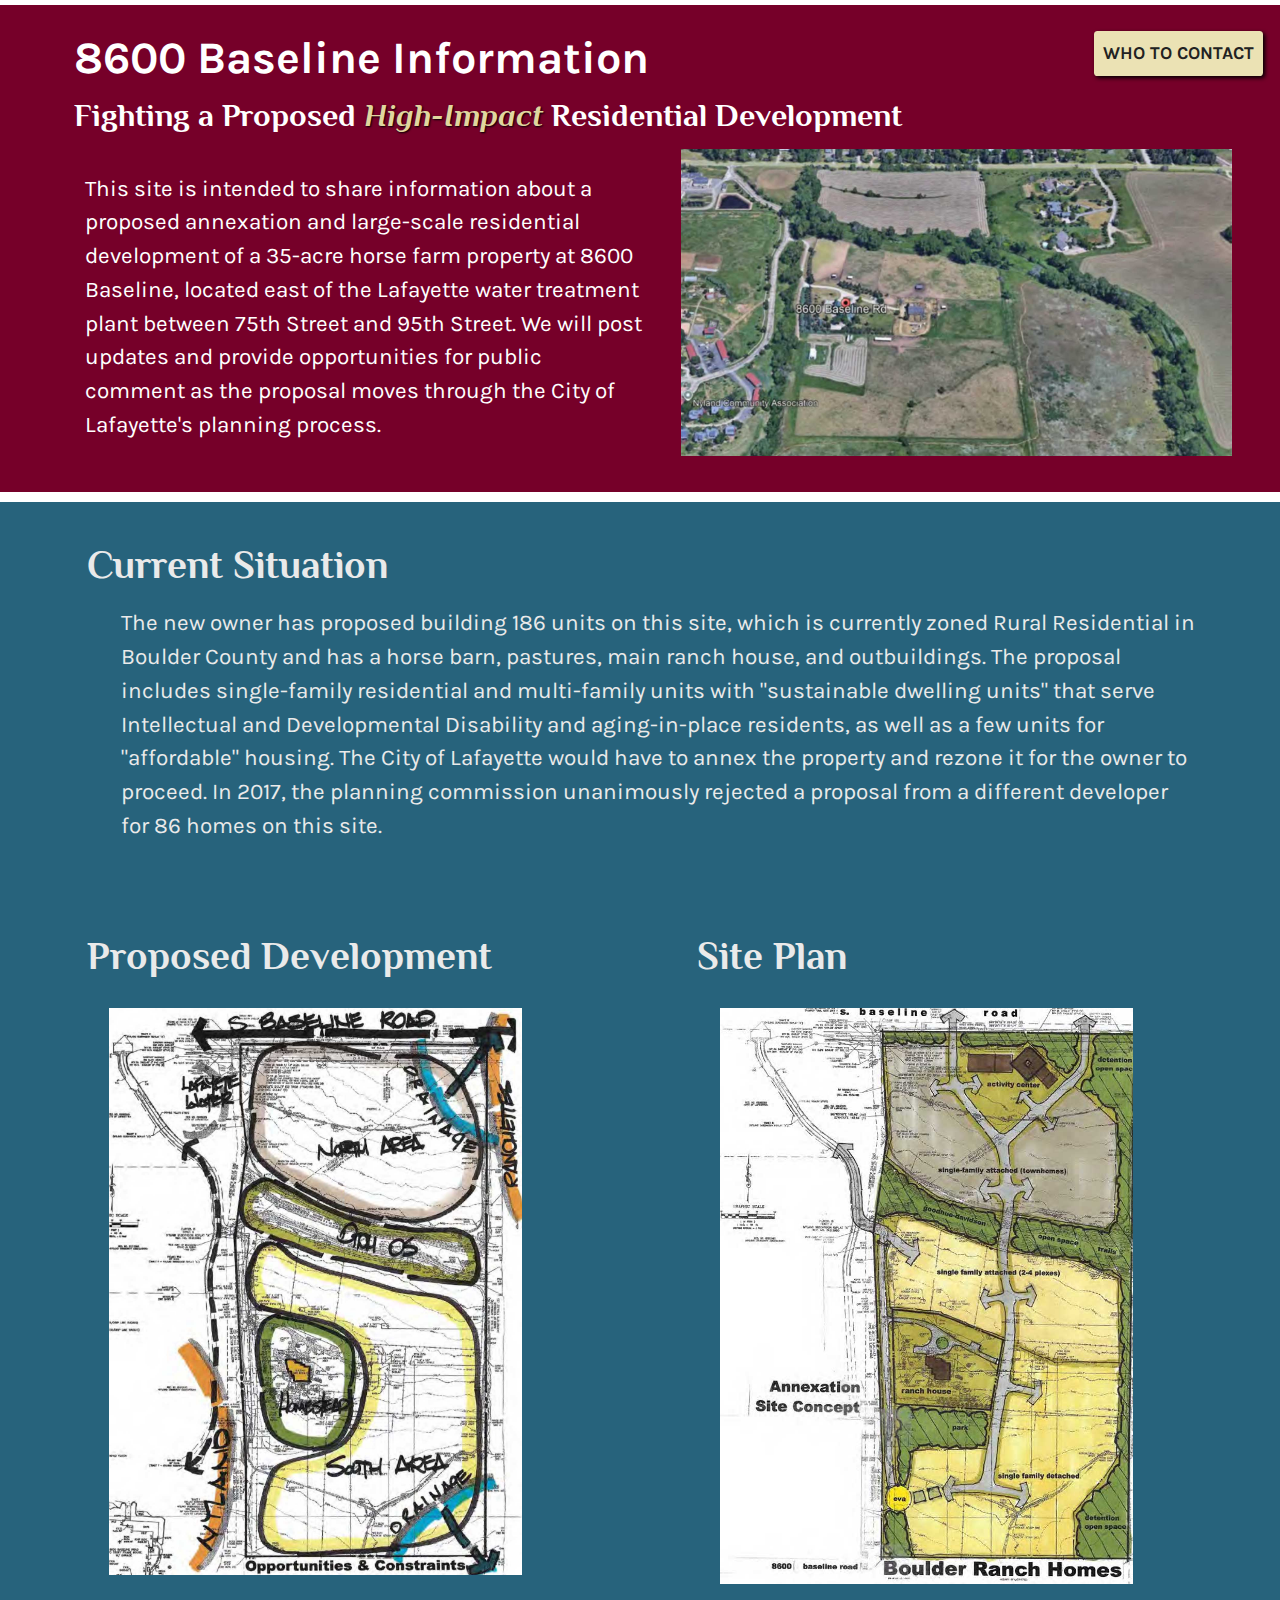
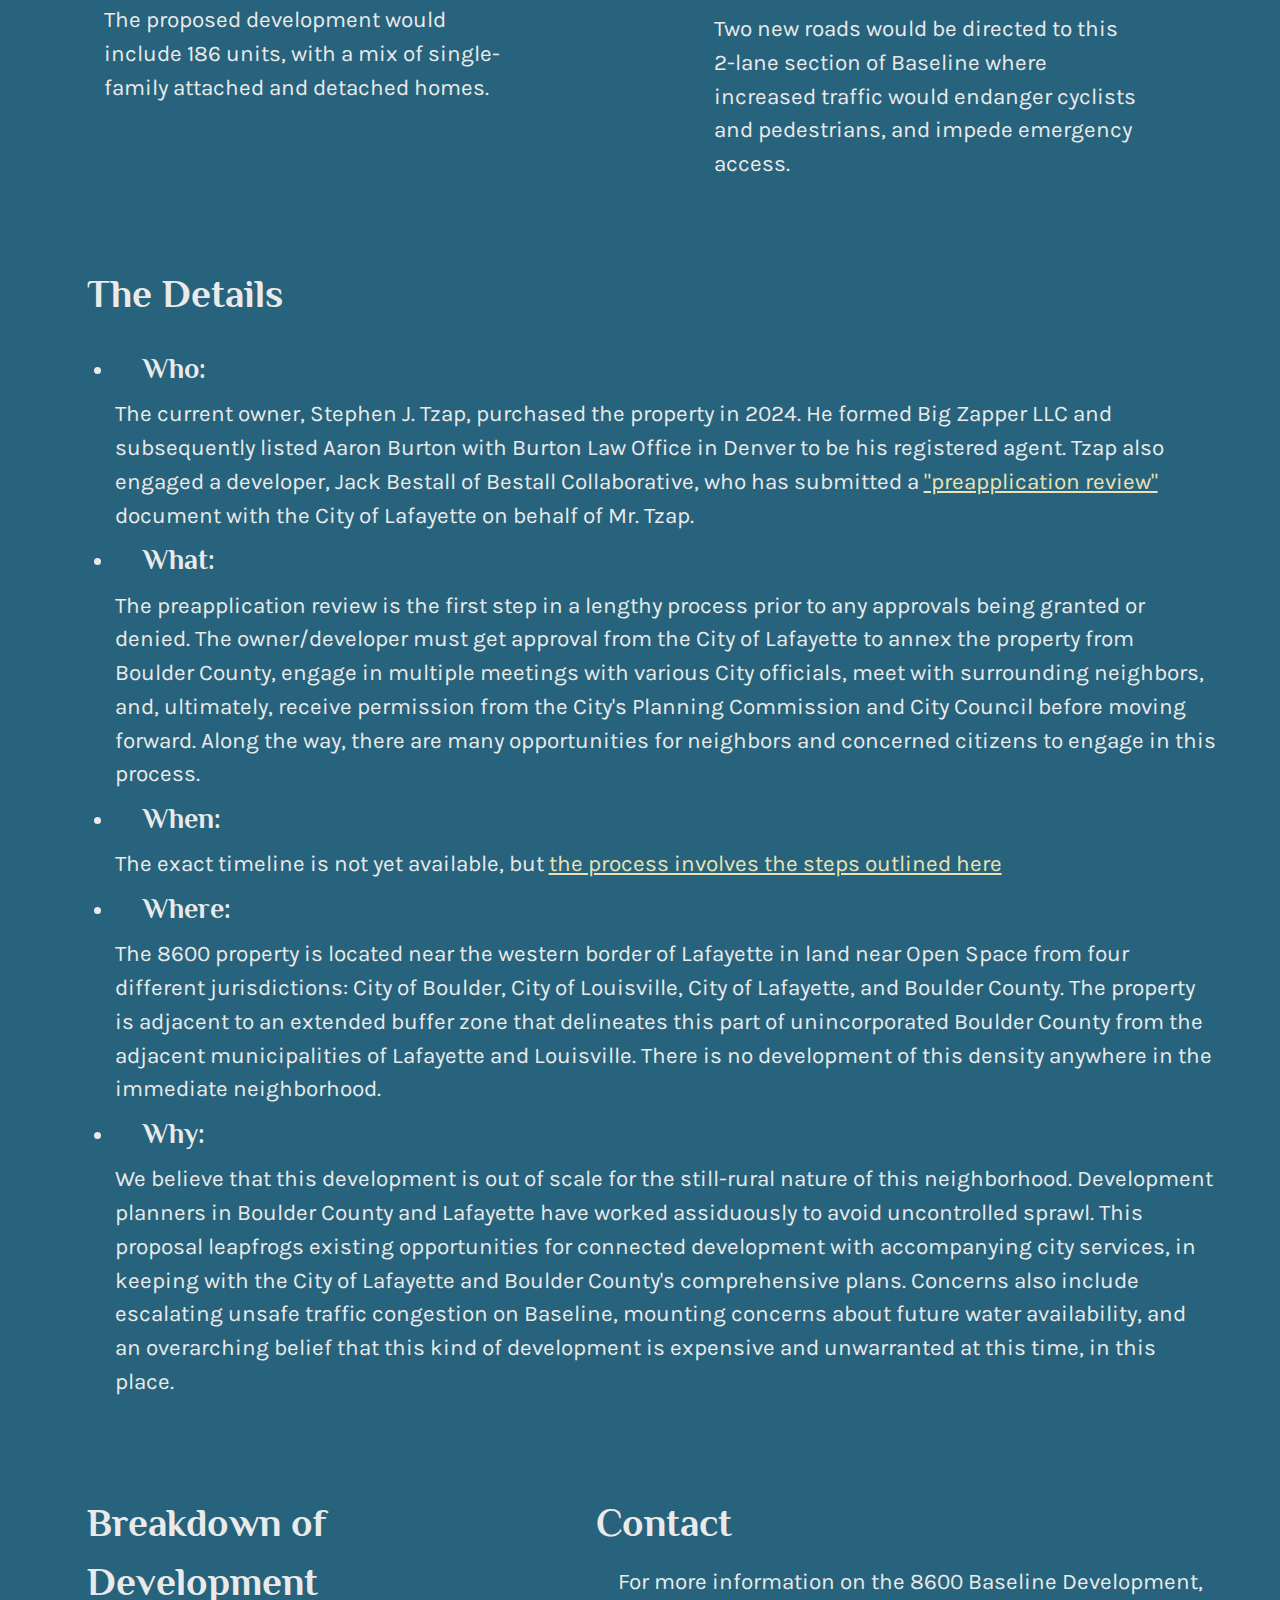
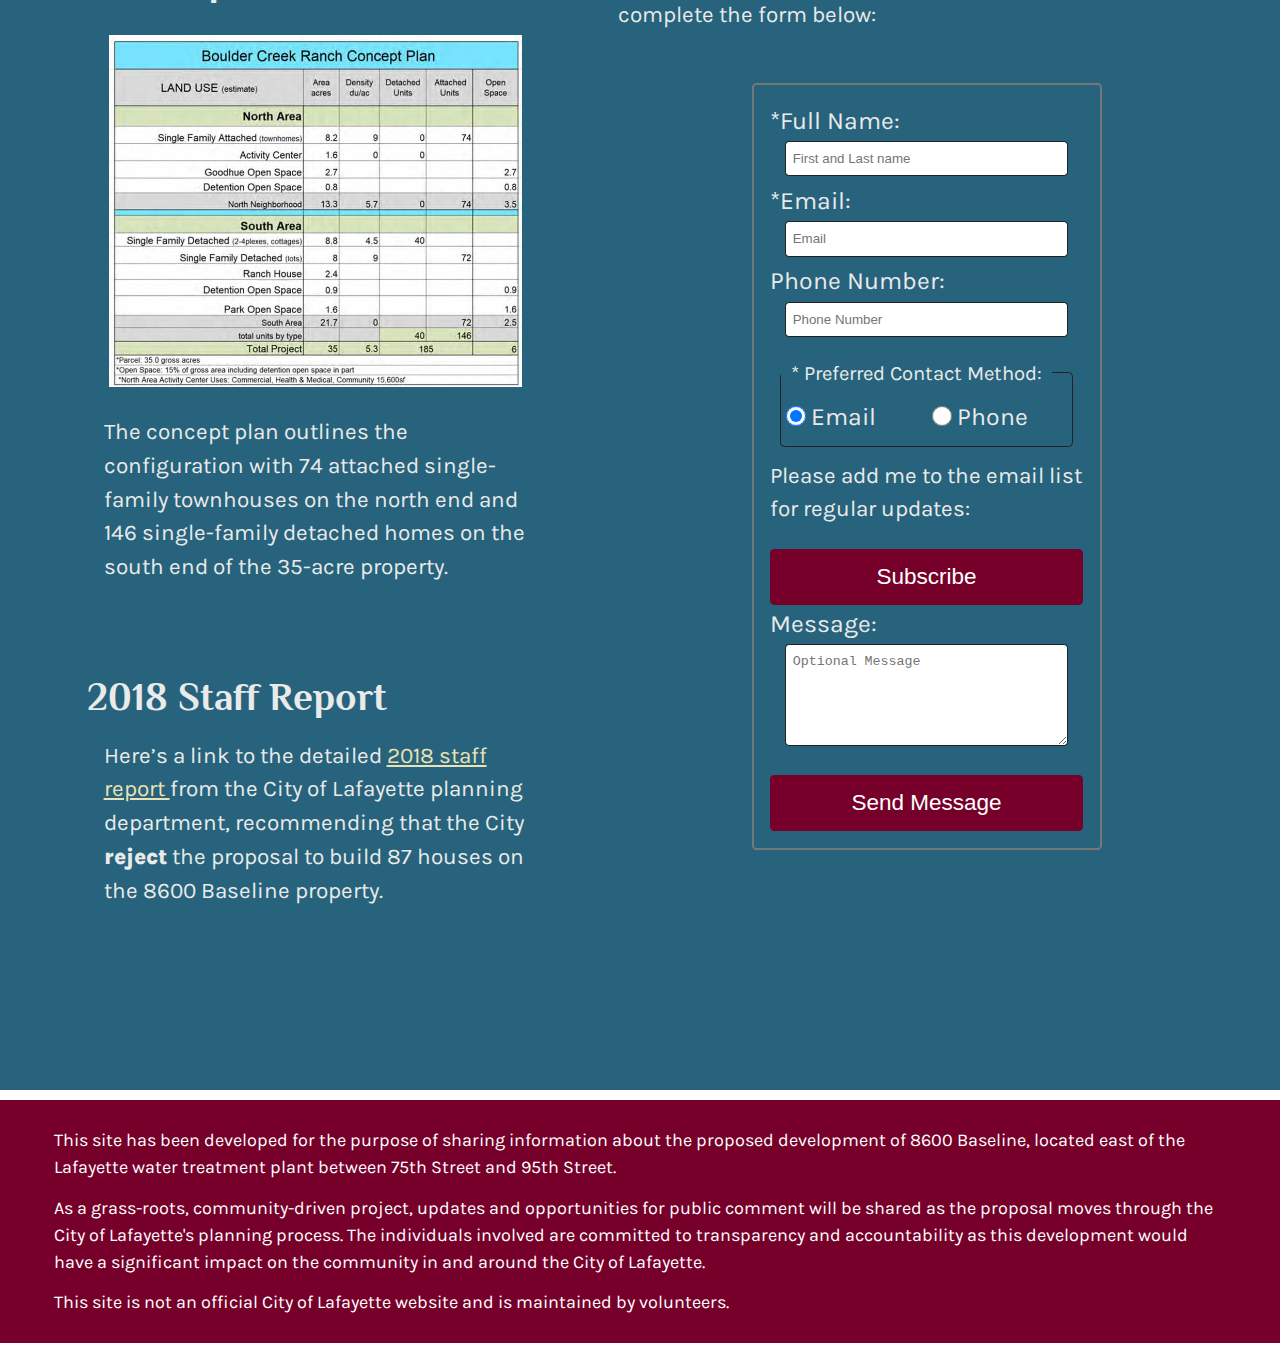
<file: index.html>
<!DOCTYPE html>
<html lang="en">
    <head>
        <meta charset="utf-8">
        <meta name="viewport" content="width=device-width, initial-scale=1">
        
        <meta name="author" content="Storm">
        
        <meta name="description" content="Keeping the community around 8600 Baseline in Lafayette Colorado informed of the proposed development of 170 new homes along Baseline Road">
        <meta name="keywords" content="">
        <meta name="robots" content="index,follow">
        <title>8600 Baseline Information</title>

        <link rel="icon" type="image/png" sizes="32x32" href="favicon-32x32.png">
        <link rel="icon" type="image/png" sizes="16x16" href="favicon-16x16.png">
        <link href="https://res.cloudinary.com/dr6lvwubh/raw/upload/v1581441981/Anicons/anicons-regular.css" rel="stylesheet">
        <link rel="stylesheet" href="https://cdnjs.cloudflare.com/ajax/libs/font-awesome/4.7.0/css/font-awesome.min.css">
        <!-- Add a link to your properly named CSS file here -->
         <link rel="stylesheet" href="styles.css">
        <style>
            @import url('https://fonts.googleapis.com/css2?family=Cantora+One&family=Karla:ital,wght@0,200..800;1,200..800&family=Philosopher:ital,wght@0,400;0,700;1,400;1,700&display=swap');
        </style>
    </head>

    <body>
        <a class="sr-only" href="#main-content">Skip to Main Content</a>
        <header>
            <div class="title">
                <h1><a href="index.html">8600 Baseline Information</a></h1><br>
                <h2>Fighting a Proposed <span class="highlight">High-Impact</span> Residential Development</h2>
                <nav>
                    <div id="menu-toggle">
                        <div id="gov-contacts">
                        <button><a href="gov-contacts.html" aria-labelledby="gov-contacts" >Who to Contact</a></button>
                    </div>

                    </div>
                </nav>
                
            </div>
            <span class="intro-text">
                <p>This site is intended to share information about a proposed annexation and large-scale residential development of a
                35-acre horse farm property at 8600 Baseline, located east of the Lafayette water treatment plant between 75th Street and 95th Street. We will post updates
                and provide opportunities for public comment as the proposal moves through the City of Lafayette's planning process.</p>
            </span>
            <!--<nav>
                <div id="menu-toggle">
                    
                    <h2 class="sr-only">Main Navigation</h2>
                    
                    <input name="toggle" id="toggle" type="checkbox">
                    <label for="toggle"><i class="fa fa-bars"></i></label>
                    <ul>
                        <li><a href="#one">Home</a></li>
                        <li><a href="#two">About</a></li>
                        <li><a href="#three">Contact</a></li>
                    </ul>
                </div>
            </nav>-->
            
            <span class="header-image">
                <picture>
                    <source media="(max-width: 600px)" srcset="images/arialView-500.jpg">
                    <source media="(max-width: 1200px)" srcset="images/arialView.jpg">
                    <source media="(min-width: 1201px)" srcset="images/arialView.jpg">
                    <img src="images/arialView.jpg" alt="Arial View of 8600 Baseline Property">
                </picture>
            </span>
            
            

        </header>
        <main id="main-content">
            <section id="one">
                <h2>Current Situation</h2>
                <p>The new owner has proposed building 186 units on this site, which is currently zoned Rural Residential in Boulder County
                and has a horse barn, pastures, main ranch house, and outbuildings. The proposal includes single-family residential and
                multi-family units with "sustainable dwelling units" that serve Intellectual and Developmental Disability and
                aging-in-place residents, as well as a few units for "affordable" housing. The City of Lafayette would have to annex the
                property and rezone it for the owner to proceed. In 2017, the planning commission unanimously rejected a proposal from a
                different developer for 86 homes on this site. </p>
                
            </section>
            <section id="two">
                <h2>Proposed Development</h2>
                <img src="images/HighlightedMap.jpg" alt="Proposed Development of 8600 Baseline Property">
                <p>The proposed development would include 186 units, with a mix of single-family attached and detached homes.</p>
            </section>
            <section id="three">
                <h2>Site Plan</h2>
                <img src="images/Siteplan.jpg" alt="Site Plan of 8600 Baseline Property"><p >Two new roads would be directed to this 2-lane section of Baseline where increased traffic would endanger cyclists and pedestrians, and impede emergency access.</p>
            </section>
            <section id="four">
                <h2>The Details</h2>
                <ul class="about-list">
                    <li><h3>Who:</h3> The current owner, Stephen J. Tzap, purchased the property in 2024. He formed Big Zapper LLC and subsequently
                    listed Aaron Burton with Burton Law Office in Denver to be his registered agent. Tzap also engaged a developer, Jack
                    Bestall of Bestall Collaborative, who has submitted a <a href="preappReview.pdf">"preapplication review"</a> document
                    with the City of Lafayette on behalf of Mr. Tzap.</li>
                    <li><h3>What:</h3> The preapplication review is the first step in a lengthy process prior to any approvals being granted or denied.
                    The owner/developer must get approval from the City of Lafayette to annex the property from Boulder County, engage in
                    multiple meetings with various City officials, meet with surrounding neighbors, and, ultimately, receive permission from
                    the City's Planning Commission and City Council before moving forward. Along the way, there are many opportunities for
                    neighbors and concerned citizens to engage in this process.</li> <li><h3>When:</h3> The exact timeline is not yet available, but <a href="https://www.lafayetteco.gov/DocumentCenter/View/40000/PROCESS-GUIDE---Annexation">the
                    process involves the steps outlined here</a></li> 
                    <li><h3>Where:</h3> The 8600 property is located near the western border of Lafayette in
                    land near Open Space from four different jurisdictions: City of Boulder, City of Louisville, City of Lafayette, and
                    Boulder County. The property is adjacent to an extended buffer zone that delineates this part of unincorporated Boulder
                    County from the adjacent municipalities of Lafayette and Louisville. There is no development of this density anywhere in
                    the immediate neighborhood.</li>
                    <li><h3>Why:</h3> We believe that this development is out of scale for the still-rural nature of this neighborhood. Development
                    planners in Boulder County and Lafayette have worked assiduously to avoid uncontrolled sprawl. This proposal leapfrogs
                    existing opportunities for connected development with accompanying city services, in keeping with the City of Lafayette
                    and Boulder County's comprehensive plans. Concerns also include escalating unsafe traffic congestion on Baseline,
                    mounting concerns about future water availability, and an overarching belief that this kind of development is expensive
                    and unwarranted at this time, in this place.
                </ul>
            </section>

            <section id="five">
                <h2>Breakdown of Development</h2>
                <img src="images/table.jpg" alt="Breakdown of Proposed Development of 8600 Baseline Property">
                <p>The concept plan outlines the configuration with 74 attached single-family townhouses on the north end and 146 single-family detached homes on the south end of the 35-acre property.</p>
            </section>
            <section id="six">
                <h2>Contact</h2>
                <p>For more information on the 8600 Baseline Development, complete the form below:</p>
                <form action="http://lists.stop8600baseline.com/mailman/subscribe/outreach" method="POST" id="contactForm">
                    <label for="name"><span class="required" aria-hidden="true">*</span>Full Name:</label>
                    <input type="text" id="name" name="name" placeholder="First and Last name" required>
                    <label for="email"><span class="required" aria-hidden="true">*</span>Email:</label>
                    <input type="email" id="email" name="email" placeholder="Email" required autocomplete="email">
                    <label for="phone">Phone Number:</label>
                    <input type="tel" id="phone" placeholder="Phone Number" name="phone" autocomplete="tel">
                    <fieldset>
                        <legend>
                            <span class="required" aria-hidden="true">*</span> Preferred Contact Method:
                        </legend>
                        <input type="radio" id="contactEmail" name="contactMethod" value="email" checked>
                        <label for="contactEmail">Email</label>
                        <input type="radio" id="contactPhone" name="contactMethod" value="phone">
                        <label for="contactPhone"> Phone </label>
                    </fieldset>
                    Please add me to the email list for regular updates:
                    <button formaction="http://lists.stop8600baseline.com/mailman/subscribe/outreach">Subscribe</button>
                    <label for="message">Message:</label>
                    <textarea id="message" name="message" placeholder="Optional Message"></textarea>
                    <div class="btn-row">
                        <button formaction="https://formspree.io/f/xzzakqbe">Send Message</button>
                        
                        
                    </div> 
                </form>
            </section>
            <section id="seven">
                <h2>2018 Staff Report</h2>
                <p>Here’s a link to the detailed <a href="Leven - Staff Report 2018.pdf">2018 staff report </a>from the City of Lafayette planning department, recommending that the
                City <b>reject</b> the proposal to build 87 houses on the 8600 Baseline property.</p>
            </section>
        </main>
        <footer>
            <p>This site has been developed for the purpose of sharing information about the proposed development of 8600
                Baseline, located east of the Lafayette water treatment plant between 75th Street and 95th Street.</p>
            <p> As a grass-roots, community-driven project, updates and opportunities for public comment will be shared as the
                proposal moves through the City of Lafayette's planning process. The individuals involved are committed to
                transparency and accountability as this development would have a significant impact on the community in and
                around the City of Lafayette.</p>
            <p> This site is not an official City of Lafayette website and is maintained by volunteers.</p>
        </footer>
    </body>
</html>
</file>
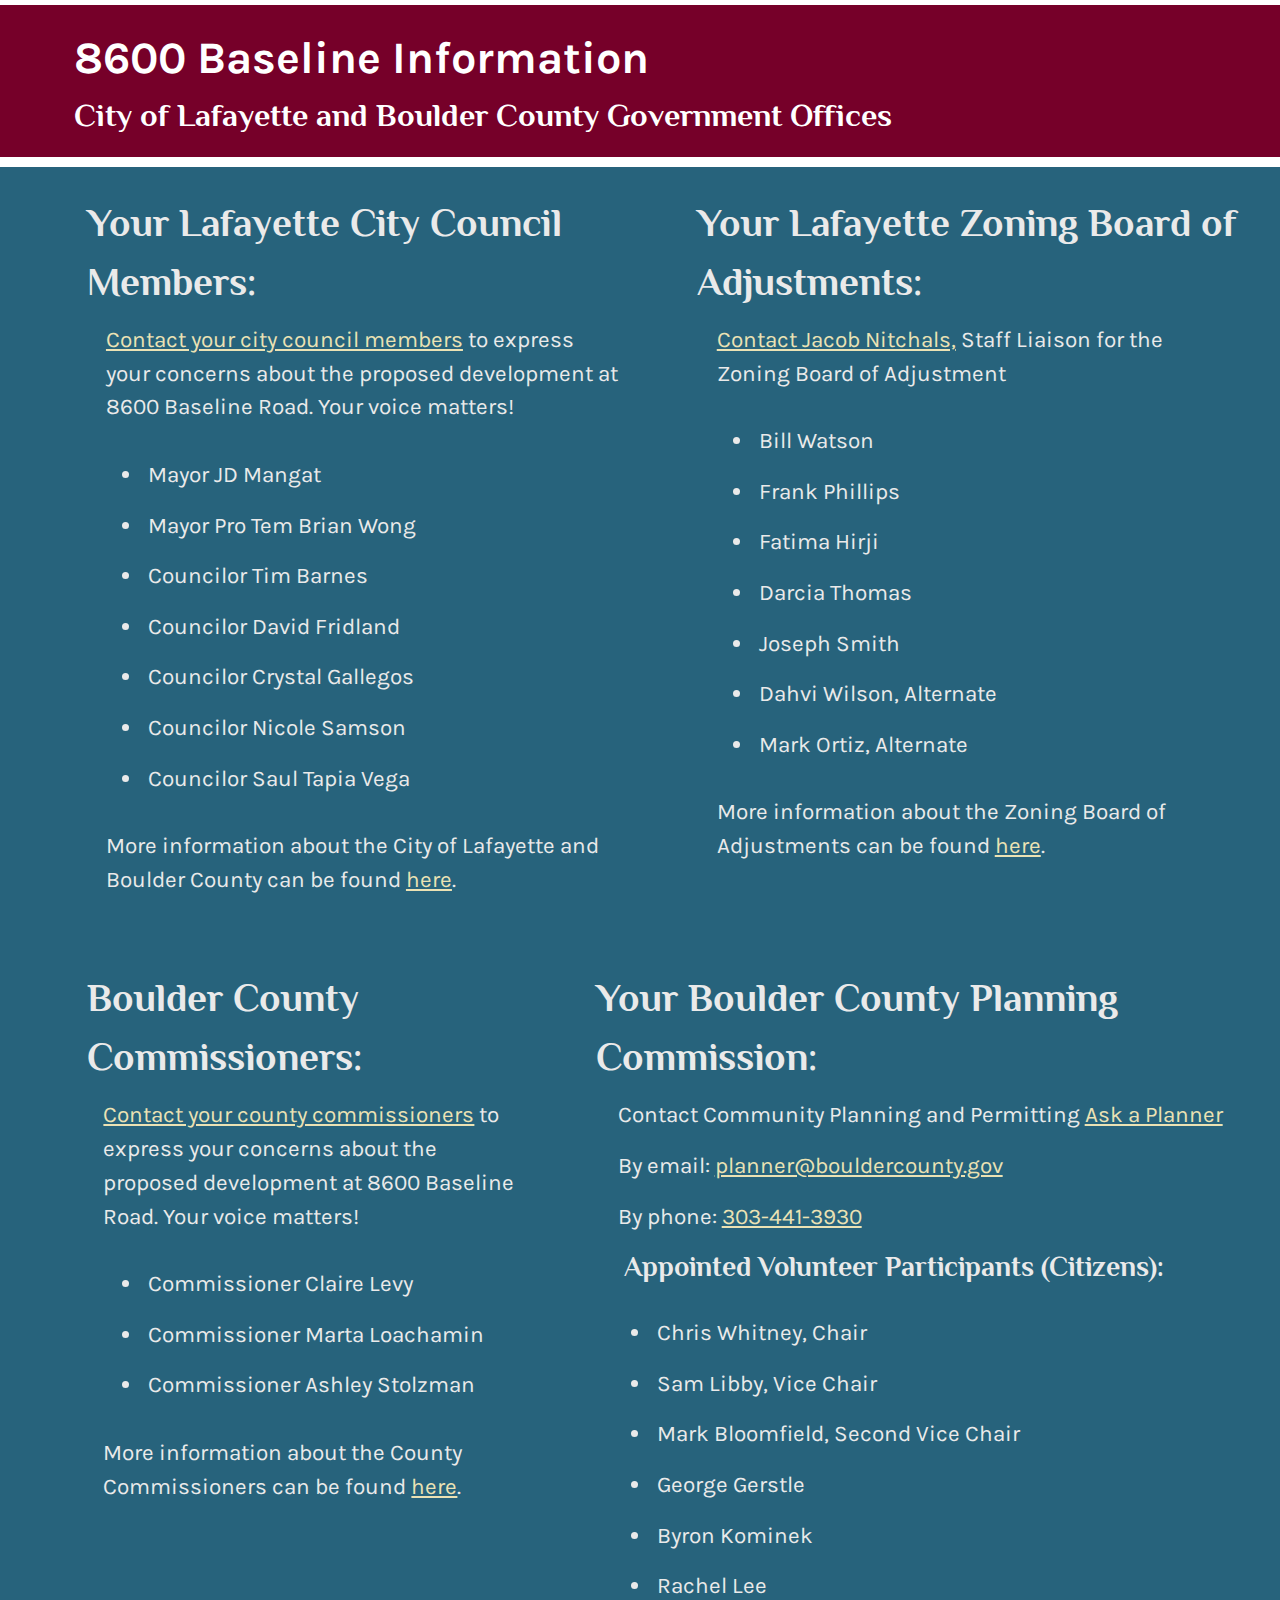
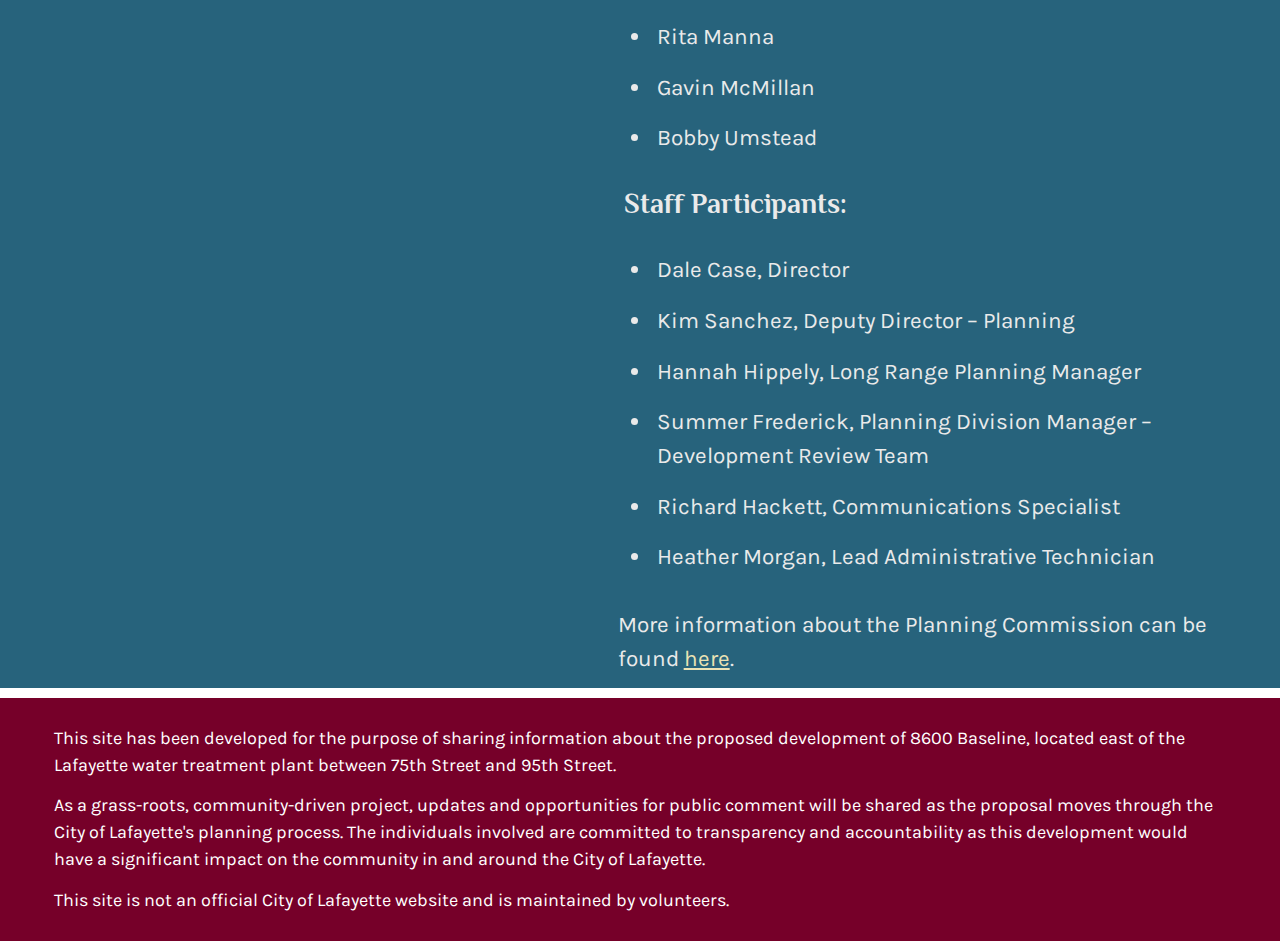
<file: gov-contacts.html>
<!DOCTYPE html>
<html lang="en">
    <head>
        <meta charset="utf-8">
        <meta name="viewport" content="width=device-width, initial-scale=1">
        <meta name="author" content="Storm">
        <meta name="description"
            content="Keeping the community around 8600 Baseline in Lafayette Colorado informed of the proposed development of 170 new homes along Baseline Road">
        <meta name="keywords" content="">
        <meta name="robots" content="index,follow">
        <title>City of Lafayette and Boulder County Government Offices</title>
        <link rel="icon" type="image/png" sizes="32x32" href="favicon-32x32.png">
        <link rel="icon" type="image/png" sizes="16x16" href="favicon-16x16.png">
        <!-- Add a link to your properly named CSS file here -->
        <link rel="stylesheet" href="styles.css">
        <style>
            @import url('https://fonts.googleapis.com/css2?family=Cantora+One&family=Karla:ital,wght@0,200..800;1,200..800&family=Philosopher:ital,wght@0,400;0,700;1,400;1,700&display=swap');
        </style>
    </head>
    
    <body>
        <header>
            <div class="title">
                <h1><a href="index.html">8600 Baseline Information</a></h1><br>
                <h2>City of Lafayette and Boulder County Government Offices</h2>

            </div>
        </header>
        <main>
            <section id="cityCouncil">
                <div class="gov-contacts-content">
                    <h2>Your Lafayette City Council Members:</h2>
                    <p><a href="https://lafayetteco.gov/FormCenter/Contact-Us-4/Contact-City-Council-or-Council-Members-171">Contact your city council members</a> to express your concerns about the proposed development at 8600 Baseline Road. Your voice matters!</p>
                    <ul>
                        <li>Mayor JD Mangat</li>
                        <li>Mayor Pro Tem Brian Wong</li>
                        <li>Councilor Tim Barnes</li>
                        <li>Councilor David Fridland</li>
                        <li>Councilor Crystal Gallegos</li>
                        <li>Councilor Nicole Samson</li>
                        <li>Councilor Saul Tapia Vega</li>
                    </ul>
                    <p>More information about the City of Lafayette and Boulder County can be found <a href="https://www.lafayetteco.gov/247/City-Council">here</a>.</p>
                </div>
            </section>
            <section id="zoningBoard">
                <div class="gov-contacts-content">
                    <h2>Your Lafayette Zoning Board of Adjustments:</h2>
                    <p><a href=" https://lafayetteco.gov/formcenter/Contact-Us-4/Contact-Staff-Liaison-for-a-Board-Commis-325">Contact Jacob Nitchals,</a> Staff Liaison for the Zoning Board of Adjustment</p>
                    <ul>
                        <li>Bill Watson</li>
                        <li>Frank Phillips</li>
                        <li>Fatima Hirji</li>
                        <li>Darcia Thomas</li>
                        <li>Joseph Smith</li>
                        <li>Dahvi Wilson, Alternate</li>
                        <li>Mark Ortiz, Alternate</li>
                    </ul>
                    <p>More information about the Zoning Board of Adjustments can be found <a href="https://www.lafayetteco.gov/382/Zoning-Board-of-Adjustment">here</a>.</p>
                </div>
            </section>
            <section id="commissioners">
                <div class="gov-contacts-content">
                    <h2>Boulder County Commissioners:</h2>
                    <p><a href="mailto:Commissioners@BoulderCounty.gov?subject=Proposed%20Development%20at%208600%20Baseline">Contact your county commissioners</a> to express your concerns about the proposed development at 8600 Baseline Road. Your voice matters!</p>
                    <ul>
                        <li>Commissioner Claire Levy</li>
                        <li>Commissioner Marta Loachamin</li>
                        <li>Commissioner Ashley Stolzman</li>
                    </ul>
                    <p>More information about the County Commissioners can be found <a href="https://bouldercounty.gov/government/elected-officials/commissioners/">here</a>.</p>
                </div>
            </section>
            <section id="planningCommission">
                <div class="gov-contacts-content">
                    <h2>Your Boulder County Planning Commission:</h2>
                    <p>Contact Community Planning and Permitting 
                        <a href="https://bouldercounty.gov/property-and-land/land-use/planning/ask-a-planner/">Ask a Planner</a> 
                    </p> 
                    <p>By email: <a href="mailto:planner@bouldercounty.gov?subject=Proposed%20Development%20at%208600%20Baseline">planner@bouldercounty.gov</a>
                    </p>
                    <p>By phone: <a href="tel:303-735-3601">303-441-3930</a></p>
                    <h3>Appointed Volunteer Participants (Citizens):</h3>
                    <ul>
                        <li>Chris Whitney, Chair</li>
                        <li>Sam Libby, Vice Chair</li>
                        <li>Mark Bloomfield, Second Vice Chair</li>
                        <li>George Gerstle</li>
                        <li>Byron Kominek</li>
                        <li>Rachel Lee</li>
                        <li>Rita Manna</li>
                        <li>Gavin McMillan</li>
                        <li>Bobby Umstead</li>
                    </ul>
                    <h3>Staff Participants:</h3>
                    <ul>
                        <li>Dale Case, Director</li>
                        <li>Kim Sanchez, Deputy Director – Planning</li>
                        <li>Hannah Hippely, Long Range Planning Manager</li>
                        <li>Summer Frederick, Planning Division Manager – Development Review Team</li>
                        <li>Richard Hackett, Communications Specialist</li>
                        <li>Heather Morgan, Lead Administrative Technician</li>
                    </ul>
                    <p>More information about the Planning Commission can be found <a href="https://bouldercounty.gov/government/boards-and-commissions/planning-commission/">here</a>.</p>
                </div>
            </section>            
        </main>
                <footer>
                    <p>This site has been developed for the purpose of sharing information about the proposed development of 8600
                        Baseline, located east of the Lafayette water treatment plant between 75th Street and 95th Street.</p>
                    <p> As a grass-roots, community-driven project, updates and opportunities for public comment will be shared as
                        the proposal moves through the City of Lafayette's planning process. The individuals involved are committed to transparency and
                        accountability as this development would have a significant impact on the community in and around the City of Lafayette.</p>
                    <p> This site is not an official City of Lafayette website and is maintained by volunteers.</p>
                </footer>
    </body>
</html>
</file>
<file: styles.css>
/* Eva, Johnathon */

/* --------------- ADD CSS RESET TO THE FILE HERE --------------- */
/* http://meyerweb.com/eric/tools/css/reset/ 
   v2.0 | 20110126
   License: none (public domain)
*/

html, body, div, span, applet, object, iframe,
h1, h2, h3, h4, h5, h6, p, blockquote, pre,
a, abbr, acronym, address, big, cite, code,
del, dfn, em, img, ins, kbd, q, s, samp,
small, strike, strong, sub, sup, tt, var,
b, u, i, center,
dl, dt, dd, ol, ul, li,
fieldset, form, label, legend,
table, caption, tbody, tfoot, thead, tr, th, td,
article, aside, canvas, details, embed, 
figure, figcaption, footer, header, hgroup, 
menu, nav, output, ruby, section, summary,
time, mark, audio, video {
	margin: 0;
	padding: 0;
	border: 0;
	font-size: 100%;
	font: inherit;
	vertical-align: baseline;
}
/* HTML5 display-role reset for older browsers */
article, aside, details, figcaption, figure, 
footer, header, hgroup, menu, nav, section {
	display: block;
}
body {
	line-height: 1.5;
}
ol, ul {
	list-style: none;
}
blockquote, q {
	quotes: none;
}
blockquote:before, blockquote:after,
q:before, q:after {
	content: '';
	content: none;
}
table {
	border-collapse: collapse;
	border-spacing: 0;
}

/* -- /Reset-- */

/* ----- AUTOPREFIXER FOR VS CODE WAS USED FOR VENDOR PREFIXES ----- */
/* ---------- VARIABLES ---------- */
:root {
    --red       : #760029;
    --pink      : #9a0093;
    --orange    : #ff8f6c;
    --yellow    : #ebe2b4;
    --green     : #076847;
    --lime-green: #AED90B;
    --blue-gray : #d3e0f5;
    --blue      : #27637c;
    --black     : #000;
    --white     : #fff;
    --light-gray: #eaeaea;
    --dark-gray : #222;
    --heading-font: "Cantora One", 'Times New Roman', serif;
    --subheading-font: "Philosopher", 'Times New Roman', serif;
    --body-font : "Karla", Helvetica, Arial, sans-serif;
}

/* ---------- GLOBAL STYLES ---------- */
* {
    box-sizing : border-box;
    line-height: 1.5;
}







/* --------------- BEGIN USER PREFERS DARK COLOR SCHEME QUERY --------------- */
@media (prefers-color-scheme: dark) {
    body {
        background-color: var(--dark-gray);
    }

    .description.user_content {
        color: var(--dark-gray);
    }
}

@media (prefers-color-scheme: dark) {

    html,
    body {
        background-color: var(--dark-gray);
        color           : var(--white);
        font-family     : var(--body-font);
        font-size       : 16px;
        line-height: 1.5;
    }

    main,
    header,
    footer,
    section,
    p,
    li,
    small,
    h1,
    h2,
    h3,
    h4 {
        color: var(--white);
    }

    a,
    a:link,
    a:visited {
        color          : var(--yellow);
        text-decoration: underline;
    }
}

/* --------------- END USER PREFERS DARK COLOR SCHEME QUERY --------------- */



/* ----- HEADINGS ----- */
h1,h2,h3,h4{
    font-weight: bold;
}

h1 {
    font-size: 2em;
    margin   : 0.25em 0;
    display  : inline;
    font-family: var(--heading-font);
}
h1 a {
    color: var(--white);
    text-decoration: none;
}

h2 {
    font-size: 1.5em;
    display  : inline;
    font-family: var(--subheading-font);
}
h3 {
    font-size: 1.15em;
    margin   : 0.25em 1em;
    font-family: var(--subheading-font);
}

/* ----- IMAGES ----- */
img {
    display  : block;
    max-width: 100%;
    margin   : 0.5em 0;
}
.highlight {
    font-weight: 700;
    font-style: italic;
    color:#e0d69f;
    text-shadow: 1px 1px 2px #000;
}

button a {
    text-decoration: none;
    color          : var(--dark-gray);
    font-weight    : 800;
}


/* ----- TEXT ----- */
p,
small {
    font-size: 1em;
    margin   : .25em auto;
    padding  : 0.25em;
    max-width: 95%;
}
ul, ol {
    margin : .5em 3em;
    padding: 0.25em;
    max-width: 95%;
}   
#cityCouncil ul, #zoningBoard ul, #commissioners ul, #planningCommission ul {
    margin : .5em 1em;
    padding-left: 1.5em;
    font-size: 1em;
    list-style: disc;
}

/* ----- MAIN/HEADER/FOOTER ----- */
main,
header,
footer {
    font-family: var(--body-font);
    color      : var(--dark-gray);
    width      : 100%;
}

header,
footer {
    padding: 1em;
    margin: .25em 0em;
}


footer{
    height: fit-content;
}
main {
    background-color: var(--blue);
    margin: .5em 0;
}
ul.about-list {
    margin : .5em 1em;
    padding: 0.25em;
    max-width: 95%;
}
ul.about-list li{
    list-style-type: disc;
    padding         : 0;

}
li {
    margin : 0.25em 0;
    padding: 0.25em;
}

/* ---------- HIDDEN HEADING STYLES ---------- */
/* FROM: https://webaim.org/techniques/css/invisiblecontent/ */
.sr-only {
    position: absolute;
    left    : -10000px;
    top     : auto;
    width   : 1px;
    height  : 1px;
    overflow: hidden;
}

/* ---------- LINK STYLES ---------- */
a {
    color          : var(--yellow);
    font-family: var(--body-font);
}
b {
    font-weight: 800;
}
nav a {
    text-transform: uppercase;
    text-align    : center;
    font-weight   : bold;
    padding       : .75rem 0;
}

#logo {
    padding: 0.25rem;
}




/* ---------- MOBILE NAV STYLES ---------- */
nav {
    grid-column : 2/-1;
    grid-row    : 1/2;
    margin      : 1rem 0;
    width       : 90%;
    max-width   : 350px;
}

#menu-toggle {
    display            : inline;
    position           : absolute;
    right              : 0;
    z-index            : 1;
    grid-column        : 2/-1;
    grid-row           : 1/2;
    justify-self       : center;
    margin             : 0;
    width              : 100%;
    -webkit-user-select: none;
    -moz-user-select   : none;
    -ms-user-select    : none;
    user-select        : none;

}



#menu-toggle input {
    display : inline-block;
    width   : 30px;
    height  : 30px;
    position: relative;
    top     : -7px;
    left    : -5px;
    padding : 0;
    cursor  : pointer;
    opacity : 0;
    z-index : 2;
}

#menu-toggle label {
    position  : absolute;
    display   : block;
    width     : 100%;
    text-align: center;
    padding   : 5px 0;
    margin-top    : -7vw;
}

#menu-toggle input:checked+label {
    background-color: var(--dark-gray);
    color           : var(--white);
}

nav ul {
    position        : absolute;
    width           : 100vw;
    margin          : -150vw 0 0 100vw;
    padding         : 2.5rem 0 0 0;
    background-color: var(--sea-blue);
    list-style-type : none;
}

nav li {
    border-bottom: 1px solid var(--dark-gray);
}

#menu-toggle input:checked~label {
    position: absolute;
    top     : 0;
    left    : 0;
    width   : 100vw;
    height  : 1.5rem;
    z-index : 2;
    margin  : 0;
    padding : 1rem 0 0 0;
}

#menu-toggle input:checked~ul {
    left: -100vw;
    top : 150vw;
}
/* ---------- Form STYLES ---------- */
form {
    width        : 95%;
    max-width    : 350px;
    margin       : 2em auto;
    padding      : 0.75em;
    border       : 2px solid #777;
    border-radius: 0.2em;
}

input,
label,
textarea {
    display: block;
    width  : calc(100% - 2em);
}

input,
textarea,
select {
    outline      : 1px solid #222;
    border       : none;
    border-radius: 0.2em;
}

label {
    font-size: 1.1em;
}

.required {
    color: var(--light-gray);
}

input {
    width  : 90%;
    margin : 0.25em auto 0.5em auto;
    padding: 0.5em;
}

input:focus,
select:focus,
textarea:focus {
    border    : 2px inset var(--dark-gray);
    box-shadow: 0 0 0 0.09em currentColor;
}

input:invalid,
select:invalid,
textarea:invalid {
    border-color: var(--red);
}

fieldset {
    margin               : 0.5em auto;
    padding-bottom       : 0.5em;
    width                : 94%;
    border               : 1px solid #222;
    border-radius        : 0.2em;
    display              : grid;
    grid-template-columns: 30px 1fr 30px 1fr;
}

legend {
    padding: 0.5em;
    font-size: .9em;
}

fieldset label {
    
    display: inline;
    width  : 60%;
}

fieldset input {
    display: inline;
    width  : 20px;
}

select {
    display  : block;
    width    : 95%;
    margin   : 0.25em auto 0.5em auto;
    padding  : 0.5em;
    font-size: 1em;
}

textarea {
    width  : 90%;
    height : 100px;
    margin : 0.25em auto 0.5em auto;
    padding: 0.5em;
}

input[type="radio"] {
    margin-top   : 0.4em;
    outline      : none;
    border       : 1px solid #222;
    border-radius: 25%;
}

input[type="submit"] {
    font-size       : 1.2em;
    width           : 95%;
    margin-top      : 1em;
    padding         : 0.5em;
    border          : none;
    outline         : none;
    border-radius   : 0.2em;
    background-color: var(--red);
    color           : white;
}

input[type="submit"]:hover,
input[type="submit"]:focus {
    background-color: var(--dark-gray);
    filter          : drop-shadow(4px 4px 4px #000);
}

button, fieldset button {
    font-size       : 1em;
    width           : 100%;
    margin-top      : 1em;
    padding         : 0.5em;
    border          : none;
    outline         : none;
    border-radius   : 0.2em;
    background-color: var(--red);
    color           : white;
    cursor          : pointer;
}

/* --------------- END FORM STYLES --------------- */

/* ---------- LINK HOVER STYLES ---------- */
@media (hover: hover) {
    #menu-toggle a:hover {
        background-color: var(--yellow);
    }

    footer a:hover {
        text-decoration: underline;
    }
}

/* ----- CONTAINERS ----- */
section {
    margin : 0;
    padding: .05em 1em;
}

/* ---------- EXTRA SMALL SCREEN STYLES ---------- */
header,
footer {
    background-color: var(--red);
    color           : var(--white);
}
    img {
        display  : inline;
        min-width: none;
    }

    header {
        height               : auto;
        display              : grid;
        grid-template-columns: repeat(12, 1fr);
    }

    .title {
        font-family: var(--heading-font);
        grid-column: 1/12;
        grid-row   : 1/1;
        display    : inline;
    }

    .intro-text {
        grid-column: 1/12;
        grid-row   : 3/4;
        text-wrap  : wrap;
        display    : inline;
    }

    .header-image {
        grid-column: 1/13;
        grid-row   : 2/3;
        max-width  : 100%;
        display    : inline;
        margin     : 0 auto;
    }

    #gov-contacts {
        position: sticky;
        margin: 0 auto;
        display : inline;
        width   : 30%;
    }
        #gov-contacts a {
            display: inline;
            width: fit-content;
        }
    #menu-toggle {

        justify-content: right;
        align-items    : right;
        grid-column    : 9/12;
        grid-row       : 1/1;
}

    #gov-contacts button {
        font-size       : 1.25em;
        font-weight     : 800;
        padding         : 0.5em;
        border          : none;
        outline         : none;
        border-radius   : 0.2em;
        background-color: var(--yellow);
        color           : var(--dark-gray);
        cursor          : pointer;
        box-shadow      : 2px 2px 4px #000;
    }



nav,
section {
    background-color: var(--blue);
    color           : var(--light-gray);
}
#one, #two, #three, #four, #five, #six, #seven, #eight {
    background-color: transparent;
    color           : var(--light-gray);
    padding         : 1em;
    margin          : 0.5em auto;
}
img {
    margin : 0.5em;
    display: inline;
    padding: 0.5em;
    width: 95%;
}


/* ---------- SMALL SCREEN STYLES ---------- */
/* --------------- BEGIN SMALL SCREEN SIZES --------------- */


/* --------------- END SMALL SCREEN SIZES --------------- */

/* ---------- MEDIUM SCREEN STYLES ---------- */
/* --------------- BEGIN MEDIUM SCREEN SIZES --------------- */
@media (min-width: 845px) {

    body {
        font-size: 18px;
    }
#menu-toggle {
    position: absolute; 
    right: 5px;
    z-index: 1;
    width: 100px;
}
#gov-contacts {
    position: absolute;
    display: inline-block;
    margin-top: -8em;
    right: 2%;
    align-items: right;
    width   : fit-content;
}
#gov-contacts button {
    font-size       : 1em;

}

    header {
        height               : auto;
        display              : grid;
        grid-template-columns: repeat(8, 1fr);
        padding-left : 5%;
        margin: 0.25em 0;
    }
    .header-image {
        max-width: 100%;
        display  : inline;
        margin: 0 auto;
    }
    main {
        display              : inline-grid;
        grid-template-columns: repeat(12, 1fr);
        gap                  : 0.25em;
        margin: 0.25em 0;
        padding-left : 5%;
    }
    h1 {
    font-size  : 2.5em;
    margin     : 0.25em 0;
}

h2 {
    font-size  : 1.75em;
}

h3 {
    font-size  : 1.25em;
    margin     : 0.25em 1em;

}

#one {
    grid-column: 1/13;
    grid-row   : 1/1;
    padding-right: 50px;
}

    #two {
        grid-column: 1 / span 5;
        grid-row   : 2/5;
        justify-content: center;
    }

    #three {
        grid-column: 7 / span 5;
        grid-row   : 2/5;
        justify-content: center;

    }

    #four {
        grid-column: 1/13;
        grid-row   : 5/7;
    }
    #five {
        grid-column: 1/6;
        grid-row   : 7/8;
    }
    #six {
        grid-column: 6/13;
        grid-row   : 7/9;
    }
    #seven {
        grid-column: 1/6;
        grid-row   : 8/10;
    }

    #cityCouncil {
        margin-top: 25px;
        grid-column: 1/7;
        padding-right: 30px;
    }
    #zoningBoard {
        margin-top: 25px;
        grid-column: 7/13;
        padding-right: 30px;
    }
    #commissioners {
        margin-top: 25px;
        grid-column: 1/6;
        grid-row   : 7 / span 6;
        padding-right: 30px;
    }
    #planningCommission {
        margin-top: 25px;
        grid-column: 6/13;
        grid-row   : 7 / span 6;
    }

    #toggle,
    #menu-toggle label,
    #menu-toggle input {
        display: none;
    }

    nav {
        margin:  0;
    }

    nav,
    #menu-toggle,
    nav ul {
        grid-column     : 1/3;
        grid-row        : auto;
        width           : 100%;
        max-width       : 595px;
        margin          : 0 auto;
        background-color: transparent;
    }

    nav ul {
        position             : relative;
        margin               : 0;
        padding              : 0;
        width                : 100%;
        display              : grid;
        grid-template-columns: 1fr 1fr 1fr;
        gap                  : 0.5em;
    }

    nav li {
        border-bottom   : none;
        background-color: var(--white);
    }



}

/* --------------- END MEDIUM SCREEN SIZES --------------- */



/* ---------- LARGE SCREEN STYLES ---------- */
/* --------------- BEGIN LARGE SCREEN SIZES --------------- */

@media (min-width: 995px) {



#gov-contacts {
    position   : absolute;
    display    : inline-block;
    margin-top : -7em;
    right      : 2%;
    align-items: right;
    width      : fit-content;
}

#gov-contacts button {
    font-size: 1em;

}

.title {
    font-family: var(--heading-font);
    grid-column: 1/13;
    grid-row   : 1/1;
    margin: 0 10px;
    display    : inline;
}
.intro-text {
    grid-column: 1/5;
    grid-row   : 2/3;
    display    : inline;
    margin: 0 auto;
    font-size: 1.25em;
}
.header-image {
    grid-column: 5/9;
    grid-row   : 1/3;
    max-width  : 800px;
    display    : inline;
    margin: 6em auto 0;
}
    img {
        display  : block;
        height: auto;
        
    }
    main {
        grid-template-columns: repeat(12, 1fr);
        font-size: 1.25em;
    }
    #four {
        grid-row   : 5/7;
        min-height : fit-content;
    }

}




/* --------------- END LARGE SCREEN SIZES --------------- */




/* ---------- EXTRA LARGE SCREEN STYLES ---------- */
/* --------------- BEGIN EXTRA LARGE SCREEN SIZES --------------- */
@media (min-width: 1452px) {

    header,
    footer {

        padding-left    : 5%;
    }
#gov-contacts {
    position   : absolute;
    display    : inline-block;
    margin-top : -8em;
    right      : 10%;
    align-items: right;
    width      : fit-content;
}

.intro-text {
    grid-column: 1/4;
    grid-row   : 2/3;
    display    : inline;
    margin     : 0 auto;
}
    main {
        grid-template-columns: repeat(12, 1fr);
        grid-template-rows: fit-content (2010px, auto);
        margin               : .25em 0;
        grid-auto-flow: row;
        grid-auto-rows: 400px;
    }

    img {
        display  : block;
        height   : auto;
    }

    #one {
        grid-column: 1/9;
        grid-row: 1/1;
    }

    #two, #three {
        grid-row   : 2/-1px;
        grid-row-end: auto;
        min-height : fit-content;
        padding: 1em;
    }
    #two {
        grid-column: 1/5;
    }
    #three {
        grid-column: 5/9;
    }    
    
    #four {
        grid-column: 9/13;
        grid-row: 1/8;
    }


    #five {
        grid-column: 1/6;
        grid-row: 4 / span 2;
        margin-top: 50px;
    }


    #six {
        grid-row: 4 / span 2;
        grid-column: 6/9;
        margin-top: 100px;
    }
    #four,
    #five,
    #six {
        height      : max-content;
        grid-row-end: 8;
    }
    #seven {
        grid-column: 1/6;
        grid-row: 6 / span 2;
        margin-top: 50px; 
        margin-right: 60px;
    }
    #cityCouncil {
        grid-column  : 1/5;
        padding-right: 30px;
    }

    #zoningBoard {
        grid-column  : 5/9;
        padding-right: 30px;
    }

    #commissioners {
        grid-column  : 9/13;
        grid-row     : 1 / span 2;
        padding-right: 30px;
    }

    #planningCommission {
        grid-column: 1/13;
        grid-row   : 3/4;
        grid-row-end: 7;
        min-height  : fit-content;
        margin-top: 5%;
    }
}

@media screen and (min-width: 1535px) {
        #two, #three  {
        margin-top: 5%;
    }
    
    #four {
        grid-column: 9/13;
    }
    
    #five, #six {
        margin-top: 25%;
    }
    #five {
        grid-column: 1 / span 4;
    }
    #six {
        grid-column: 5 / span 4;
    }
    #contactForm {
        width: 100%;
        max-width: 500px;
        display: flex;
        flex-direction: column;
    }    
    
    #four,
    #five,
    #six {
        height      : max-content;
        grid-row-end: 7;
    }

}
@media screen  and (min-width: 1920px) {
    #five, #six, #seven{
        margin-top: 40%;
    }
    #planningCommission {
        margin-top: 5%;
    }
}
/* --------------- END EXTRA LARGE SCREEN SIZES --------------- */

/*exempting those favicons */

img[src$="favicon-L.png"],
img[src$="favicon-S.png"] {
    width         : auto;
    max-width     : 48px;
    float         : none;
    display       : inline-block;
    vertical-align: middle;
}
</file>
